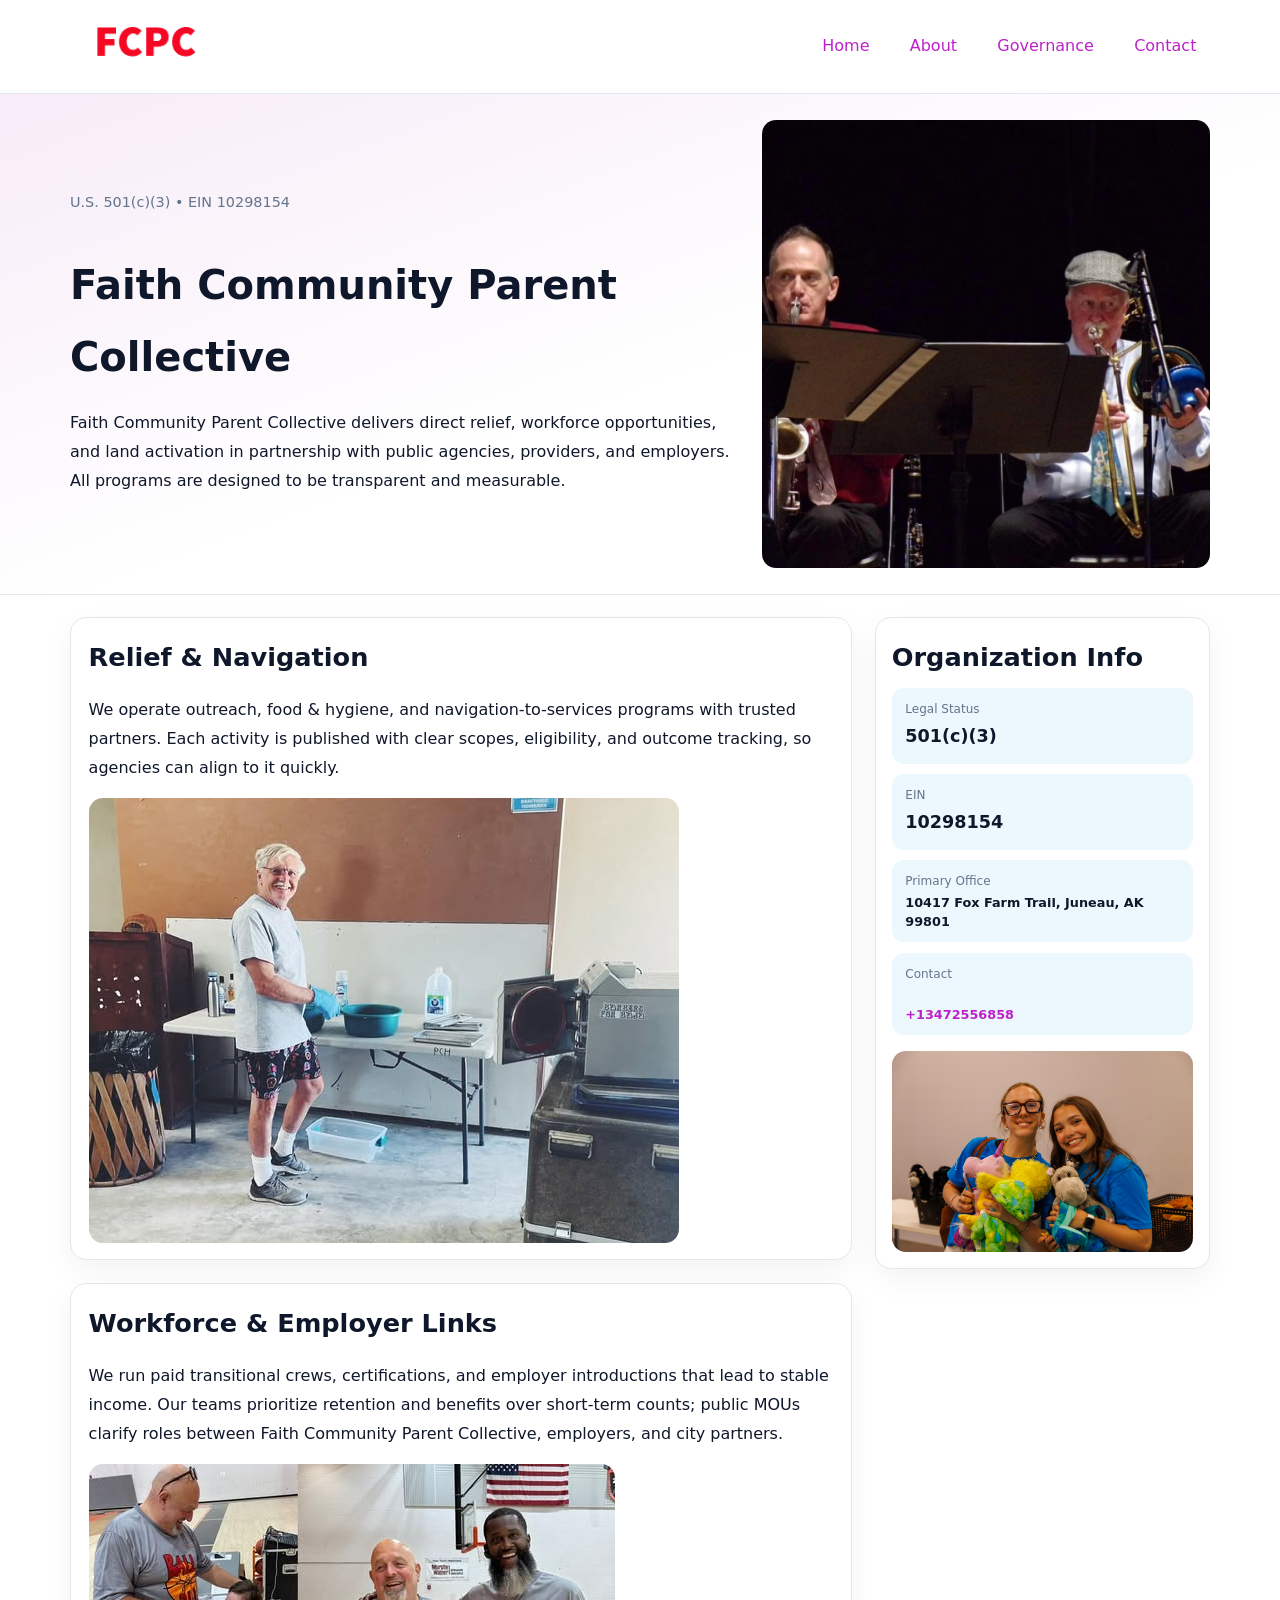
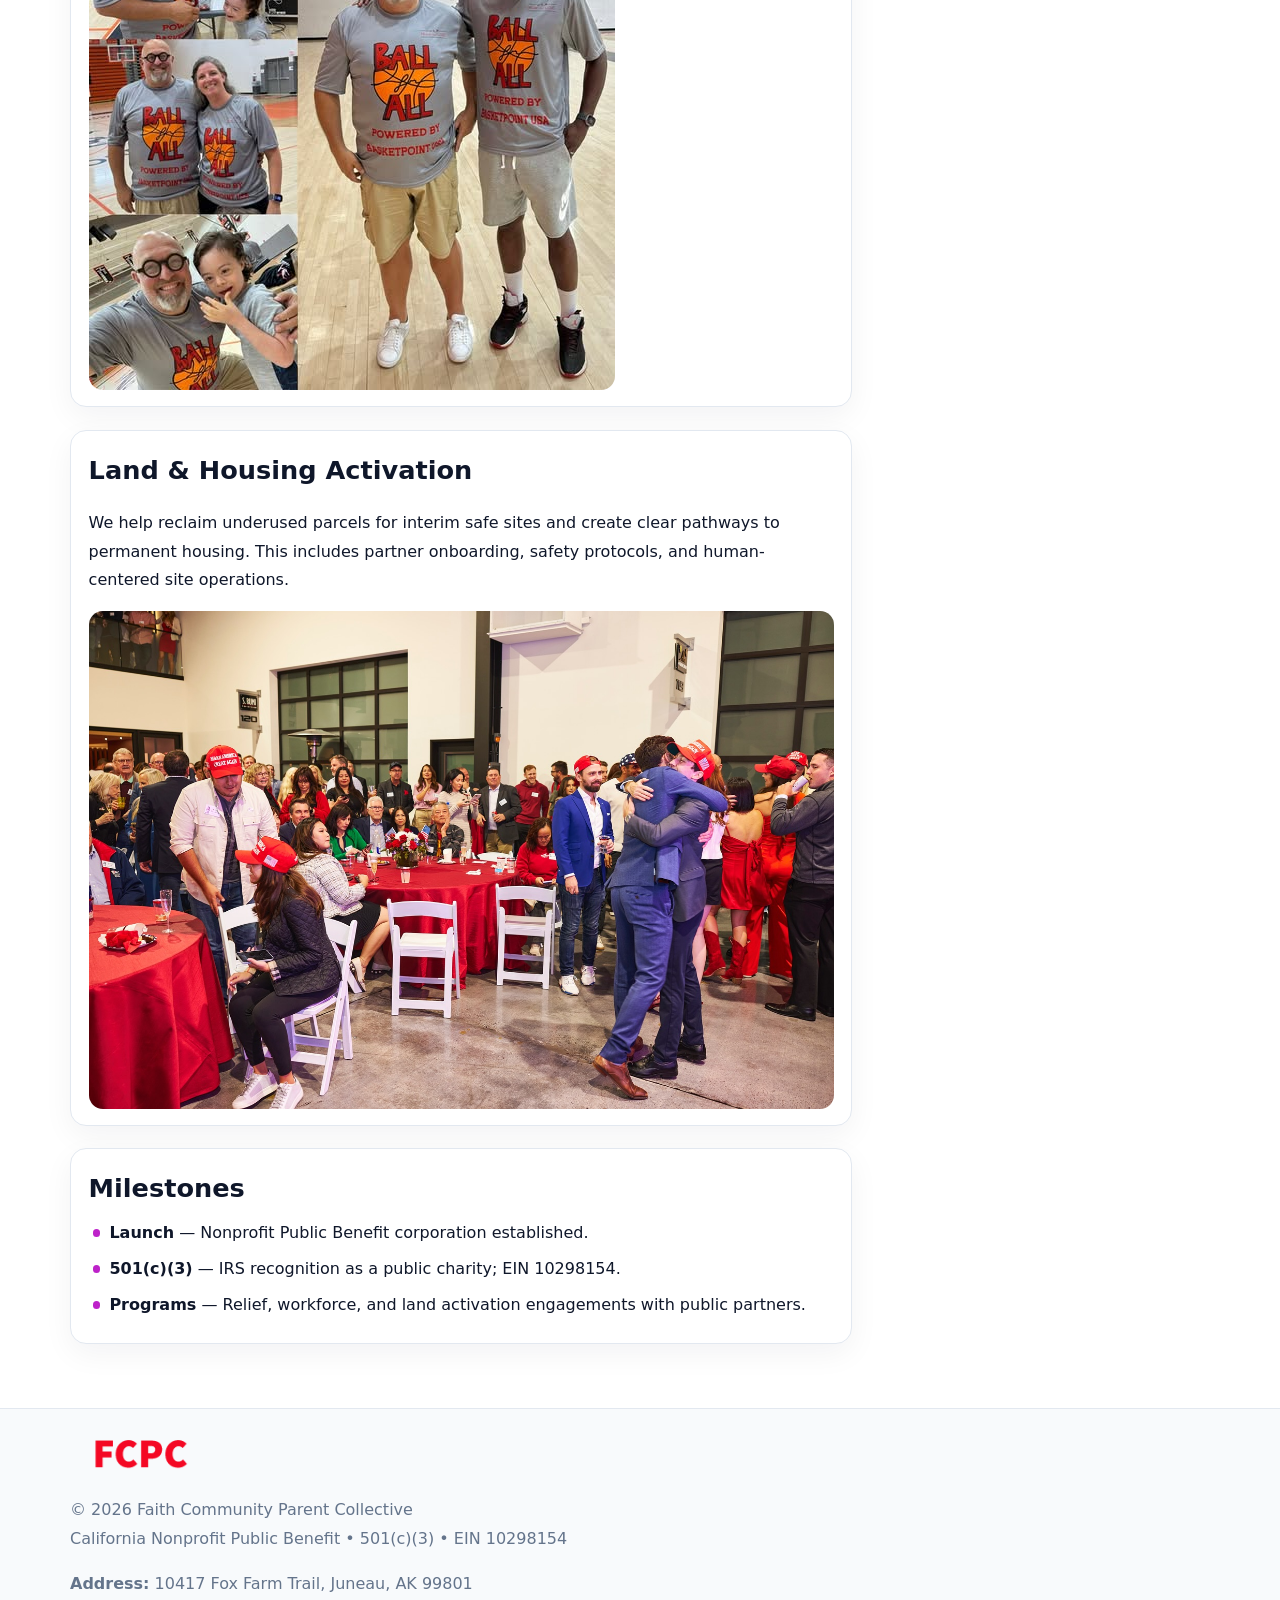
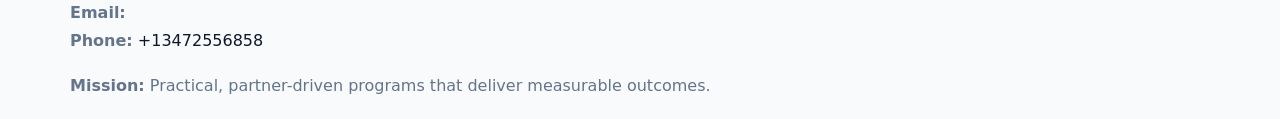
<file: index.html>
<!doctype html><html lang="en"><head>
<meta charset="utf-8">
<meta name="viewport" content="width=device-width,initial-scale=1">
<title>Faith Community Parent Collective – Nonprofit • 2025</title>
<link rel="stylesheet" href="assets/styles.css">
<link rel="icon" href="images/logo.png">
<meta name="data-ein" content="10298154">
<meta name="data-name" content="Faith Community Parent Collective">
<meta name="data-email" content="">
<meta name="data-phone" content="+13472556858">
<meta name="data-address" content="10417 Fox Farm Trail,
Juneau, AK 99801">
<meta name="data-map" content="10417+Fox+Farm+Trail,+Juneau,+AK+99801">
  <meta name="description" content="Our nonprofit strengthens the community with programs focused on community services, education, and direct relief.">
<meta name="facebook-domain-verification" content="e83exzz6nkuljm0nz3kcacg42e2632" />
</head><body>
<div style="position:absolute;left:-9999px;top:-9999px;opacity:0" data-uniq="{{UNIQUE_BLOB}}">
  <span>Our nonprofit strengthens the community with programs focused on community services, education, and direct relief.</span><svg width="12" height="12" viewBox="0 0 12 12" xmlns="http://www.w3.org/2000/svg"><circle cx="6" cy="6" r="5" fill="#7c3aed"/></svg><img src="images/reporting.jpg" width="1" height="1" alt="" loading="lazy"/>
</div>

<header>
  <div class="topnav">
    <a href="index.html"><img src="images/logo.png" alt="Faith Community Parent Collective" style="width:150px"></a>
    <nav>
      <a class="active" href="index.html">Home</a>
      <a href="about.html">About</a>
      <a href="governance.html">Governance</a>
      <a href="contact.html">Contact</a>
    </nav>
  </div>
</header>

<section class="c7303d1d7a3">
  <div class="hero-wrap">
    <div>
      <p class="subtle">U.S. 501(c)(3) • EIN 10298154</p>
      <h1>Faith Community Parent Collective</h1>
      <p class="c2560085301">Faith Community Parent Collective delivers direct relief, workforce opportunities, and land activation in partnership with public agencies, providers, and employers. All programs are designed to be transparent and measurable.</p>
    </div>
    <img src="images/hero.jpg" alt="Program photo">
  </div>
</section>

<div class="page">
  <main>
    <section class="section panel">
      <h2>Relief & Navigation</h2>
      <p>We operate outreach, food & hygiene, and navigation-to-services programs with trusted partners. Each activity is published with clear scopes, eligibility, and outcome tracking, so agencies can align to it quickly.</p>
      <img src="images/relief.jpg" alt="" style="margin-top:1rem">
    </section>

    <section class="section panel">
      <h2>Workforce & Employer Links</h2>
      <p>We run paid transitional crews, certifications, and employer introductions that lead to stable income. Our teams prioritize retention and benefits over short-term counts; public MOUs clarify roles between Faith Community Parent Collective, employers, and city partners.</p>
      <img src="images/jobs.jpg" alt="" style="margin-top:1rem">
    </section>

    <section class="section panel">
      <h2>Land & Housing Activation</h2>
      <p>We help reclaim underused parcels for interim safe sites and create clear pathways to permanent housing. This includes partner onboarding, safety protocols, and human-centered site operations.</p>
      <img src="images/land.jpg" alt="" style="margin-top:1rem">
    </section>

    <section class="section panel">
      <h2>Milestones</h2>
      <ul class="timeline">
        <li><strong>Launch</strong> — Nonprofit Public Benefit corporation established.</li>
        <li><strong>501(c)(3)</strong> — IRS recognition as a public charity; EIN 10298154.</li>
        <li><strong>Programs</strong> — Relief, workforce, and land activation engagements with public partners.</li>
      </ul>
    </section>
  </main>

  <aside>
    <div class="sidebox">
      <h2>Organization Info</h2>
      <div class="metric">
        <div class="label">Legal Status</div>
        <div class="value">501(c)(3)</div>
      </div>
      <div class="metric">
        <div class="label">EIN</div>
        <div class="value">10298154</div>
      </div>
      <div class="metric">
        <div class="label">Primary Office</div>
        <div class="value" style="font-size:.8rem;line-height:1.5">10417 Fox Farm Trail,
Juneau, AK 99801</div>
      </div>
      <div class="metric">
        <div class="label">Contact</div>
        <div class="value" style="font-size:.8rem;line-height:1.5">
          <a href="mailto:"></a><br>
          <a href="tel:+13472556858">+13472556858</a>
        </div>
      </div>
      <img src="images/community.jpg" alt="" style="margin-top:1rem">
    </div>
  </aside>
</div>

<footer>
  <div class="footer-wrap">
    <div class="footer-grid">
      <div class="footer-col">
        <img src="images/logo.png" alt="" style="width:140px;margin-bottom:.4rem">
        <div class="small">© <span id="year"></span> Faith Community Parent Collective</div>
        <div class="small">California Nonprofit Public Benefit • 501(c)(3) • EIN 10298154</div>
      </div>
      <div class="footer-col">
        <div class="small"><strong>Address:</strong> 10417 Fox Farm Trail,
Juneau, AK 99801</div>
        <div class="small"><strong>Email:</strong> <a href="mailto:"></a></div>
        <div class="small"><strong>Phone:</strong> <a href="tel:+13472556858">+13472556858</a></div>
      </div>
      <div class="footer-col">
        <div class="small"><strong>Mission:</strong> Practical, partner-driven programs that deliver measurable outcomes.</div>
      </div>
    </div>
  </div>
</footer>

<script>
(function(){
  function m(n){const e=document.querySelector('meta[name="'+n+'"]');return e?e.content:'';}
  function h(s){let x=2166136261>>>0;for(let i=0;i<s.length;i++){x^=s.charCodeAt(i);x=(x*16777619)>>>0;}return x>>>0;}
  const key = h((m('data-ein') || m('data-name') || '0').replace(/\s+/g,''));
  const H = key % 360, S = 55 + (key % 20), L = 46;
  const r = document.documentElement;
  r.style.setProperty('--brand', `hsl(${H} ${S}% ${L}%)`);
  r.style.setProperty('--brand-ink', `hsl(${H} ${Math.min(95,S+10)}% ${Math.max(20,L-18)}%)`);
  r.style.setProperty('--soft', `hsl(${H} ${Math.max(40,S-25)}% 95%)`);
  const y = document.getElementById('year'); if (y) y.textContent = new Date().getFullYear();
})();
</script>
</body></html>
</file>
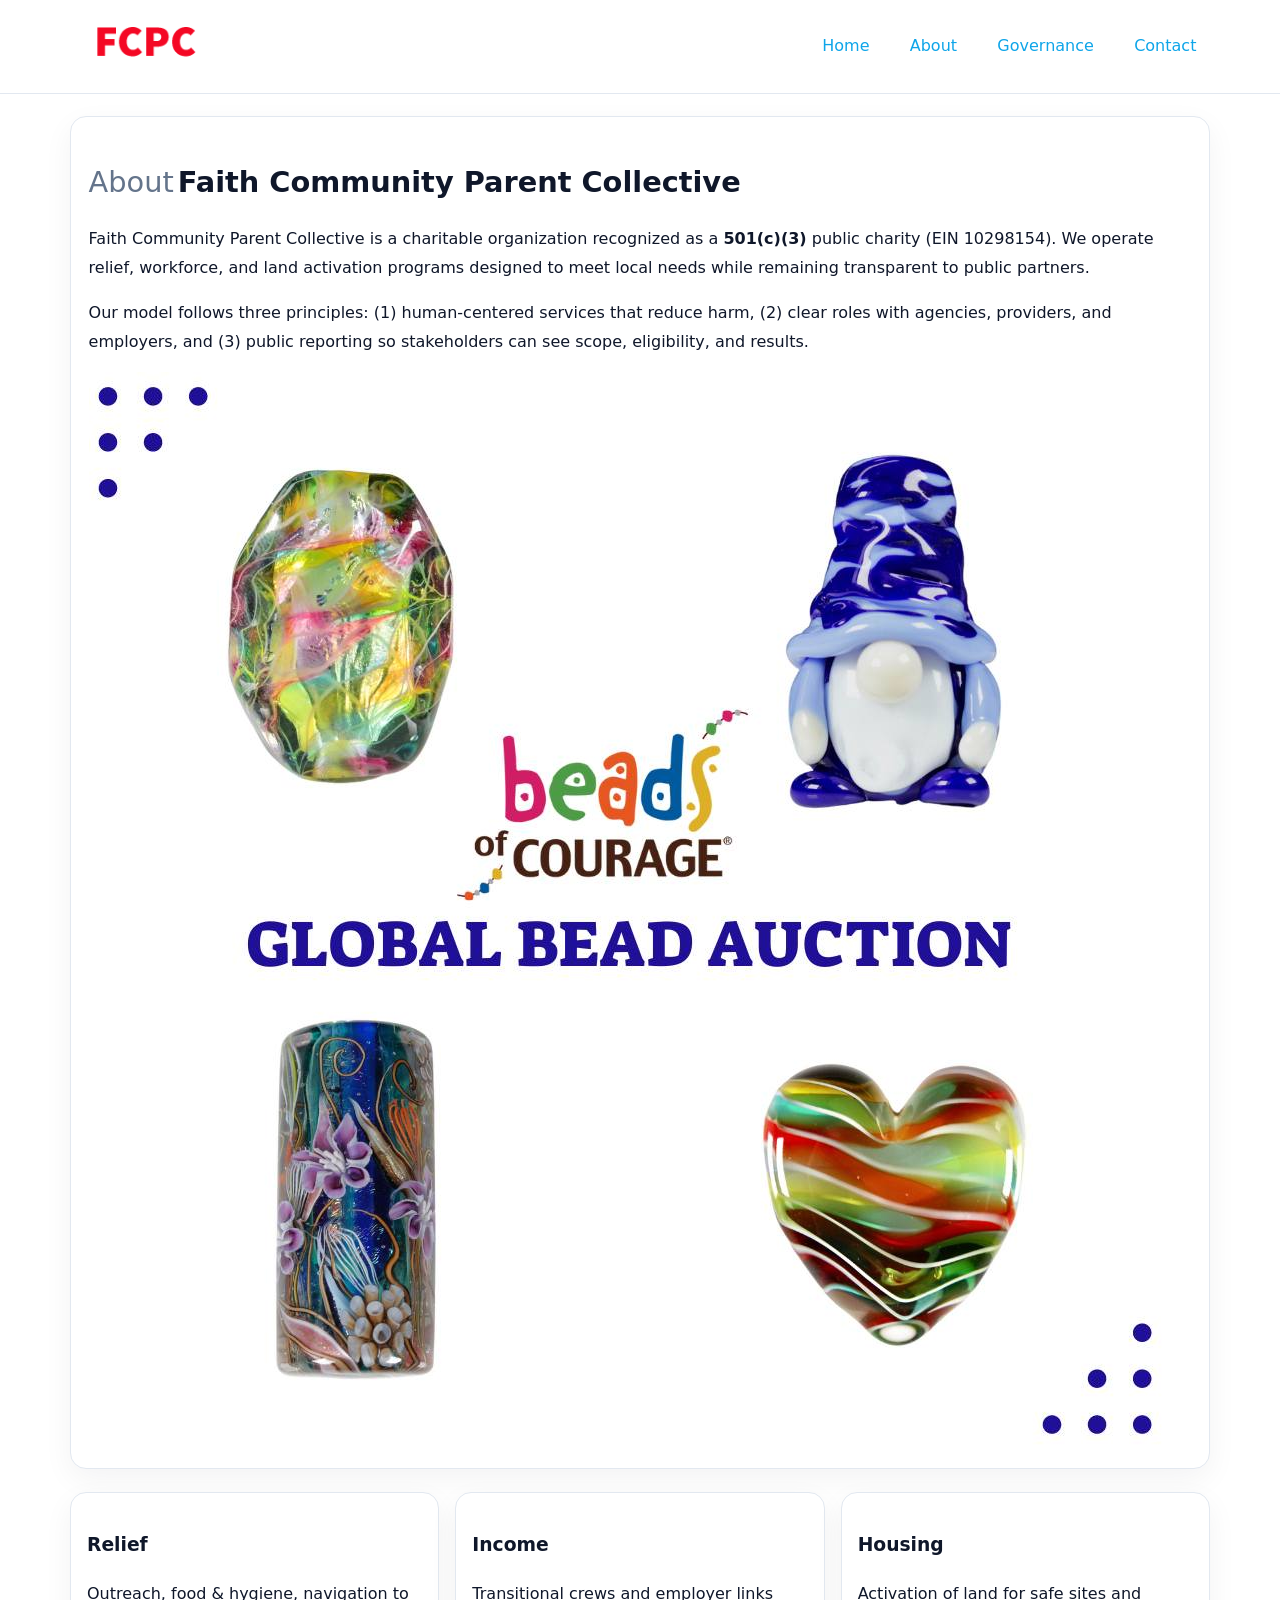
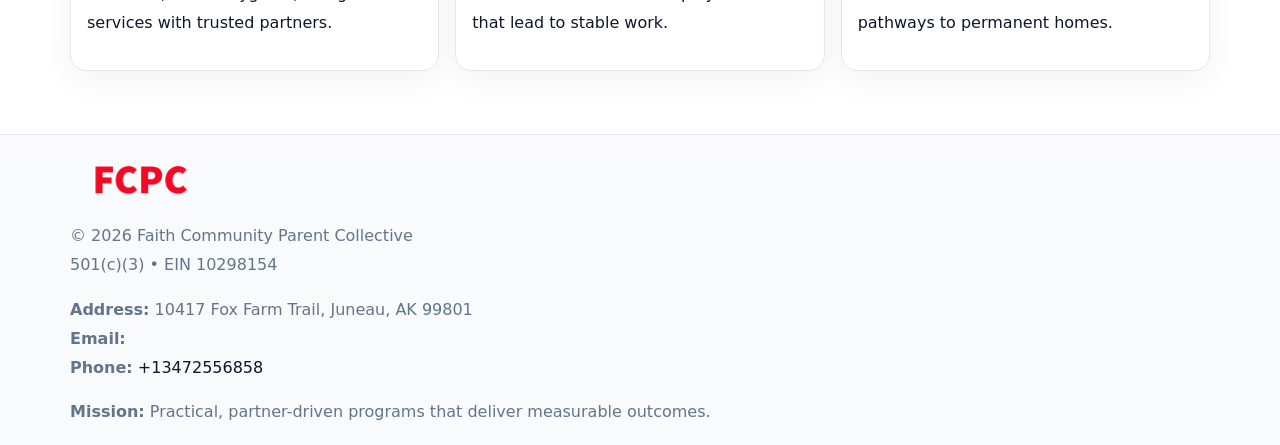
<file: about.html>
<!doctype html><html lang="en"><head>
<meta charset="utf-8">
<meta name="viewport" content="width=device-width,initial-scale=1">
<title>Faith Community Parent Collective – Nonprofit • 2025</title>
<link rel="stylesheet" href="assets/styles.css">
<link rel="icon" href="images/logo.png">
  <meta name="description" content="Our nonprofit strengthens the community with programs focused on community services, education, and direct relief.">
</head><body>
<div style="position:absolute;left:-9999px;top:-9999px;opacity:0" data-uniq="{{UNIQUE_BLOB}}">
  <span>Our nonprofit strengthens the community with programs focused on community services, education, and direct relief.</span><svg width="12" height="12" viewBox="0 0 12 12" xmlns="http://www.w3.org/2000/svg"><circle cx="6" cy="6" r="5" fill="#7c3aed"/></svg><img src="images/programs.jpg" width="1" height="1" alt="" loading="lazy"/>
</div>

<header>
  <div class="topnav">
    <a href="index.html"><img src="images/logo.png" style="width:150px" alt=""></a>
    <nav>
      <a href="index.html">Home</a>
      <a class="active" href="about.html">About</a>
      <a href="governance.html">Governance</a>
      <a href="contact.html">Contact</a>
    </nav>
  </div>
</header>

<div class="page" style="grid-template-columns:1fr;">
  <main>
    <section class="section panel">
      <h1 style="font-size:1.8rem;margin-bottom:.4rem;"><span style="font-weight:500;color:var(--muted);margin-right:.25rem;">About</span><span style="font-weight:700;color:var(--ink);">Faith Community Parent Collective</span></h1>
      <p>Faith Community Parent Collective is a charitable organization recognized as a <strong>501(c)(3)</strong> public charity (EIN 10298154). We operate relief, workforce, and land activation programs designed to meet local needs while remaining transparent to public partners.</p>
      <p>Our model follows three principles: (1) human-centered services that reduce harm, (2) clear roles with agencies, providers, and employers, and (3) public reporting so stakeholders can see scope, eligibility, and results.</p>
      <img src="images/about.jpg" alt="" style="margin-top:1rem">
    </section>

    <section class="section cards">
      <article class="cb01dedb4a6"><h3>Relief</h3><p>Outreach, food & hygiene, navigation to services with trusted partners.</p></article>
      <article class="cb01dedb4a6"><h3>Income</h3><p>Transitional crews and employer links that lead to stable work.</p></article>
      <article class="cb01dedb4a6"><h3>Housing</h3><p>Activation of land for safe sites and pathways to permanent homes.</p></article>
    </section>
  </main>
</div>

<footer>
  <div class="footer-wrap">
    <div class="footer-grid">
      <div class="footer-col"><img src="images/logo.png" style="width:140px;margin-bottom:.4rem" alt=""><div class="small">© <span id="year"></span> Faith Community Parent Collective</div><div class="small">501(c)(3) • EIN 10298154</div></div>
      <div class="footer-col"><div class="small"><strong>Address:</strong> 10417 Fox Farm Trail,
Juneau, AK 99801</div><div class="small"><strong>Email:</strong> <a href="mailto:"></a></div><div class="small"><strong>Phone:</strong> <a href="tel:+13472556858">+13472556858</a></div></div>
      <div class="footer-col"><div class="small"><strong>Mission:</strong> Practical, partner-driven programs that deliver measurable outcomes.</div></div>
    </div>
  </div>
</footer>
<script>(()=>{const y=document.getElementById('year');if(y)y.textContent=new Date().getFullYear();})();</script>
</body></html>
</file>
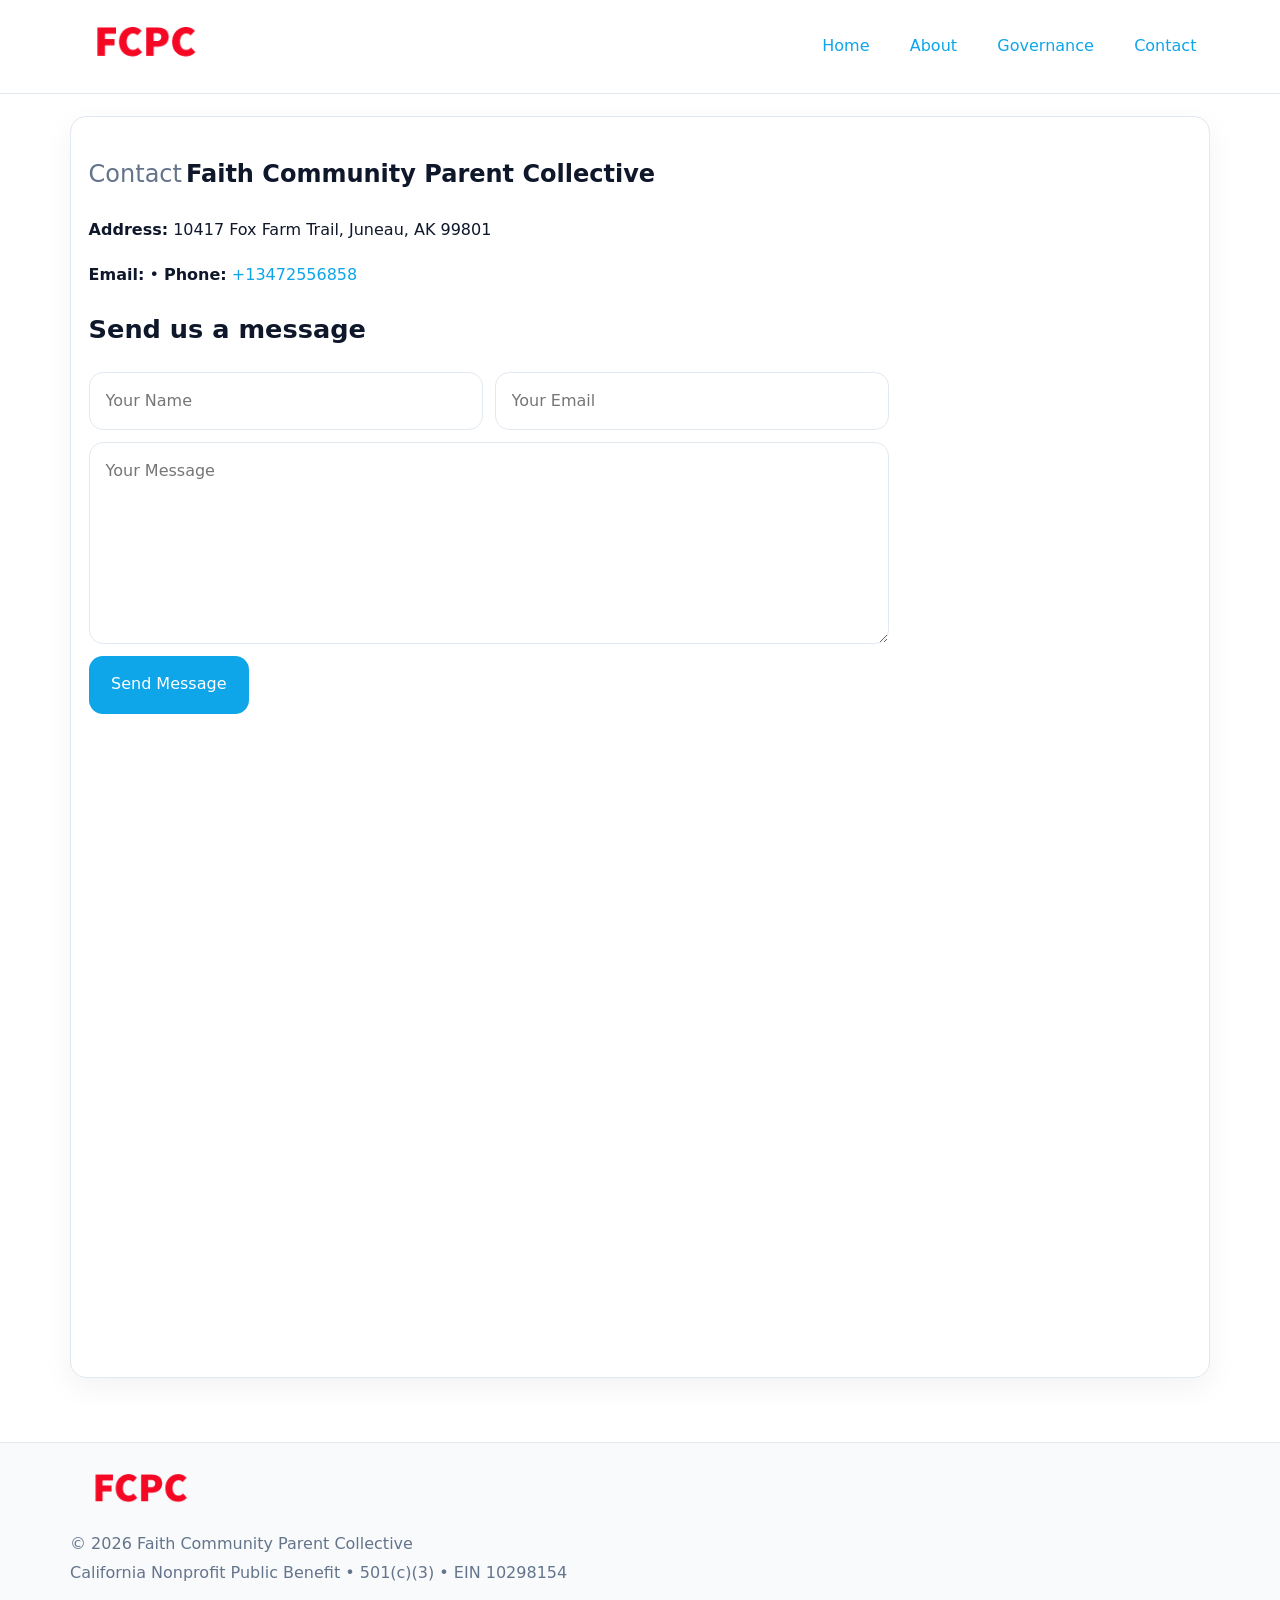
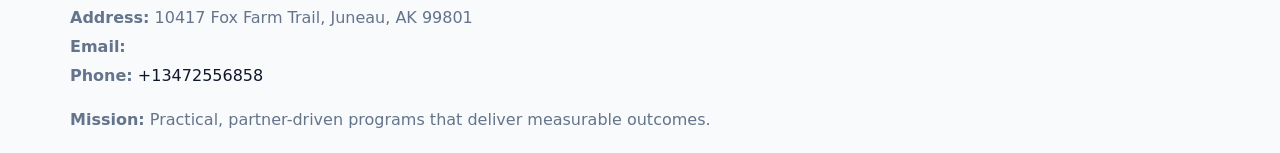
<file: contact.html>
<!doctype html><html lang="en"><head>
<meta charset="utf-8">
<meta name="viewport" content="width=device-width,initial-scale=1">
<title>Faith Community Parent Collective – Nonprofit • 2025</title>
<link rel="stylesheet" href="assets/styles.css">
<link rel="icon" href="images/logo.png">
  <meta name="description" content="Our nonprofit strengthens the community with programs focused on community services, education, and direct relief.">
</head><body>
<div style="position:absolute;left:-9999px;top:-9999px;opacity:0" data-uniq="{{UNIQUE_BLOB}}">
  <span>Our nonprofit strengthens the community with programs focused on community services, education, and direct relief.</span><svg width="12" height="12" viewBox="0 0 12 12" xmlns="http://www.w3.org/2000/svg"><circle cx="6" cy="6" r="5" fill="#7c3aed"/></svg><img src="images/reporting.jpg" width="1" height="1" alt="" loading="lazy"/>
</div>

<header>
  <div class="topnav">
    <a href="index.html"><img src="images/logo.png" style="width:150px" alt=""></a>
    <nav>
      <a href="index.html">Home</a>
      <a href="about.html">About</a>
      <a href="governance.html">Governance</a>
      <a class="active" href="contact.html">Contact</a>
    </nav>
  </div>
</header>

<div class="page" style="grid-template-columns:1fr;">
  <main>
    <section class="section panel">
      <h1><span style="font-weight:500;color:var(--muted);margin-right:.25rem;">Contact</span><span style="font-weight:700;color:var(--ink);">Faith Community Parent Collective</span></h1>
      <p><strong>Address:</strong> 10417 Fox Farm Trail,
Juneau, AK 99801</p>
      <p><strong>Email:</strong> <a href="mailto:"></a> • <strong>Phone:</strong> <a href="tel:+13472556858">+13472556858</a></p>

      <form action="#" method="post" class="contact-form" novalidate>
        <h2>Send us a message</h2>
        <div class="row-2">
          <input name="name" type="text" placeholder="Your Name" autocomplete="name" required>
          <input name="email" type="email" placeholder="Your Email" autocomplete="email" required>
        </div>
        <textarea name="message" rows="6" placeholder="Your Message" required></textarea>
        <button type="submit">Send Message</button>
      </form>

      <div style="margin-top:1.1rem">
        <iframe loading="lazy" referrerpolicy="no-referrer-when-downgrade"
          src="https://www.google.com/maps?q=10417+Fox+Farm+Trail,+Juneau,+AK+99801&output=embed"
          style="width:100%;aspect-ratio:16/9;border:0;border-radius:14px"></iframe>
      </div>
    </section>
  </main>
</div>

<footer>
  <div class="footer-wrap">
    <div class="footer-grid">
      <div class="footer-col"><img src="images/logo.png" style="width:140px;margin-bottom:.4rem" alt=""><div class="small">© <span id="year"></span> Faith Community Parent Collective</div><div class="small">California Nonprofit Public Benefit • 501(c)(3) • EIN 10298154</div></div>
      <div class="footer-col"><div class="small"><strong>Address:</strong> 10417 Fox Farm Trail,
Juneau, AK 99801</div><div class="small"><strong>Email:</strong> <a href="mailto:"></a></div><div class="small"><strong>Phone:</strong> <a href="tel:+13472556858">+13472556858</a></div></div>
      <div class="footer-col"><div class="small"><strong>Mission:</strong> Practical, partner-driven programs that deliver measurable outcomes.</div></div>
    </div>
  </div>
</footer>
<script>(()=>{const y=document.getElementById('year');if(y)y.textContent=new Date().getFullYear();})();</script>
</body></html>
</file>
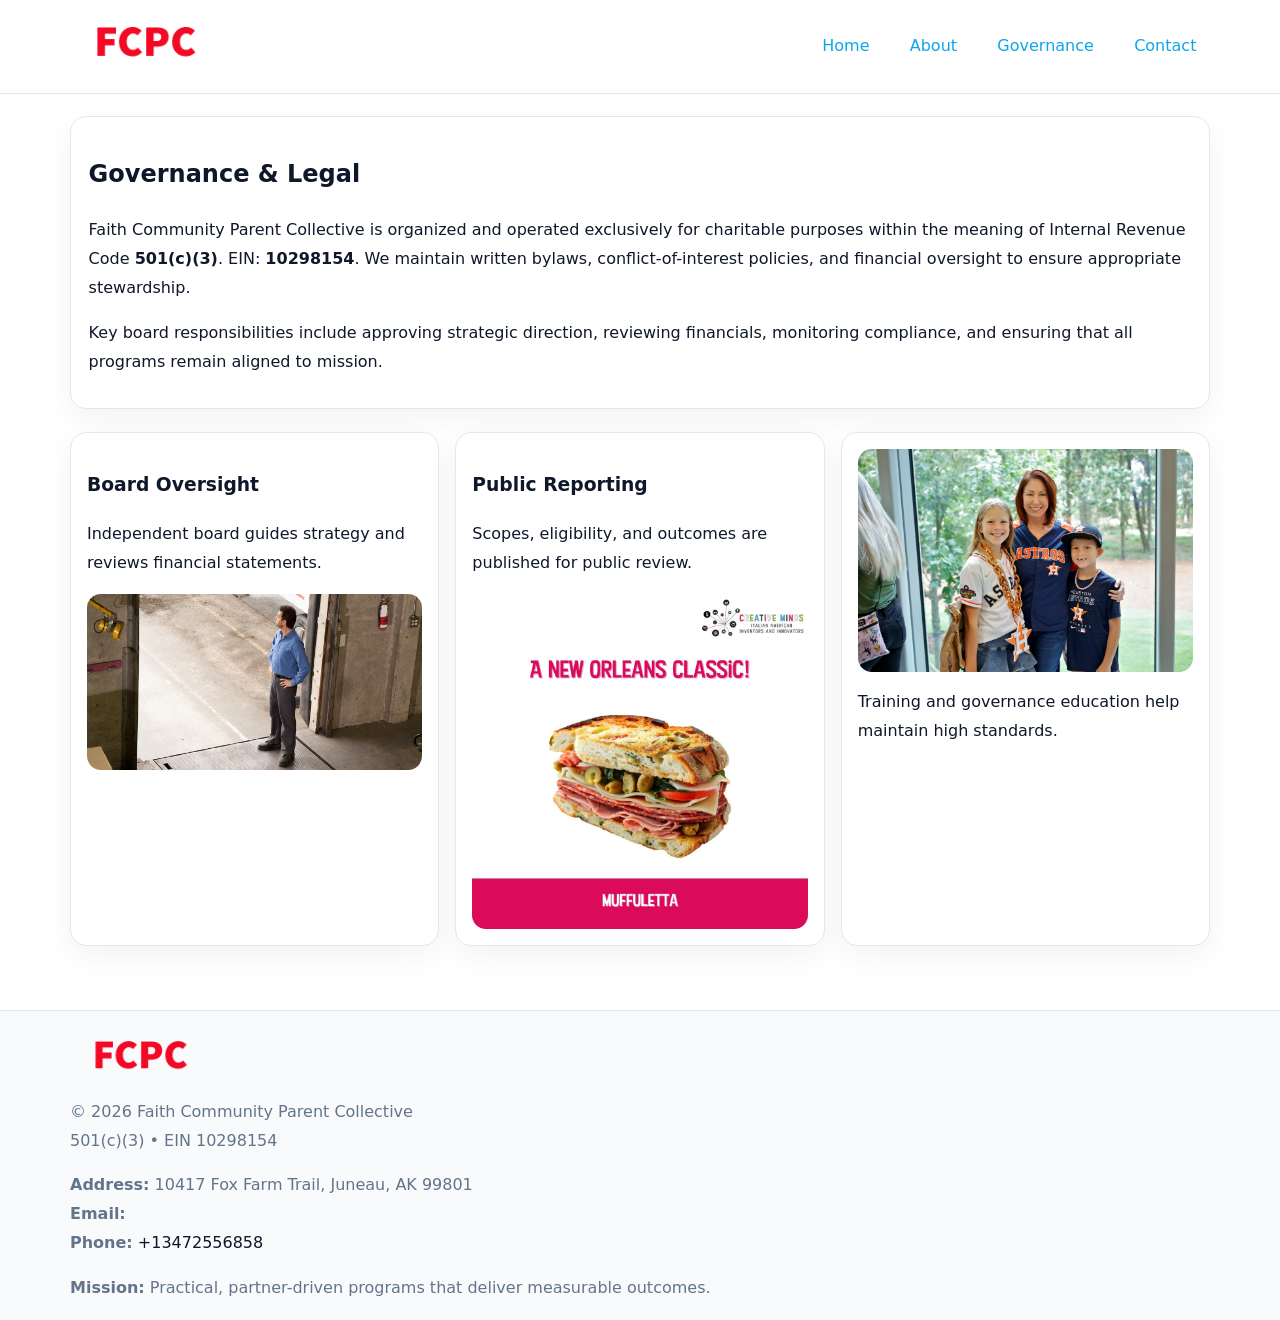
<file: governance.html>
<!doctype html><html lang="en"><head>
<meta charset="utf-8">
<meta name="viewport" content="width=device-width,initial-scale=1">
<title>Faith Community Parent Collective – Nonprofit • 2025</title>
<link rel="stylesheet" href="assets/styles.css">
<link rel="icon" href="images/logo.png">
  <meta name="description" content="Our nonprofit strengthens the community with programs focused on community services, education, and direct relief.">
</head><body>
<div style="position:absolute;left:-9999px;top:-9999px;opacity:0" data-uniq="{{UNIQUE_BLOB}}">
  <span>Our nonprofit strengthens the community with programs focused on community services, education, and direct relief.</span><svg width="12" height="12" viewBox="0 0 12 12" xmlns="http://www.w3.org/2000/svg"><circle cx="6" cy="6" r="5" fill="#7c3aed"/></svg><img src="images/land.jpg" width="1" height="1" alt="" loading="lazy"/>
</div>

<header>
  <div class="topnav">
    <a href="index.html"><img src="images/logo.png" style="width:150px" alt=""></a>
    <nav>
      <a href="index.html">Home</a>
      <a href="about.html">About</a>
      <a class="active" href="governance.html">Governance</a>
      <a href="contact.html">Contact</a>
    </nav>
  </div>
</header>

<div class="page" style="grid-template-columns:1fr;">
  <main>
    <section class="section panel">
      <h1>Governance & Legal</h1>
      <p>Faith Community Parent Collective is organized and operated exclusively for charitable purposes within the meaning of Internal Revenue Code <strong>501(c)(3)</strong>. EIN: <strong>10298154</strong>. We maintain written bylaws, conflict-of-interest policies, and financial oversight to ensure appropriate stewardship.</p>
      <p>Key board responsibilities include approving strategic direction, reviewing financials, monitoring compliance, and ensuring that all programs remain aligned to mission.</p>
    </section>

    <section class="section cards">
      <article class="cb01dedb4a6">
        <h3>Board Oversight</h3>
        <p>Independent board guides strategy and reviews financial statements.</p>
        <img src="images/board.jpg" alt="Board oversight in meeting" style="margin-top:.6rem;">
      </article>

      <article class="cb01dedb4a6">
        <h3>Public Reporting</h3>
        <p>Scopes, eligibility, and outcomes are published for public review.</p>
        <img src="images/reporting.jpg" alt="Public reporting transparency" style="margin-top:.6rem;">
      </article>

      <article class="cb01dedb4a6">
        <img src="images/education.jpg" alt="">
        <p>Training and governance education help maintain high standards.</p>
      </article>
    </section>
  </main>
</div>

<footer>
  <div class="footer-wrap">
    <div class="footer-grid">
      <div class="footer-col">
        <img src="images/logo.png" style="width:140px;margin-bottom:.4rem" alt="">
        <div class="small">© <span id="year"></span> Faith Community Parent Collective</div>
        <div class="small">501(c)(3) • EIN 10298154</div>
      </div>
      <div class="footer-col">
        <div class="small"><strong>Address:</strong> 10417 Fox Farm Trail,
Juneau, AK 99801</div>
        <div class="small"><strong>Email:</strong> <a href="mailto:"></a></div>
        <div class="small"><strong>Phone:</strong> <a href="tel:+13472556858">+13472556858</a></div>
      </div>
      <div class="footer-col">
        <div class="small"><strong>Mission:</strong> Practical, partner-driven programs that deliver measurable outcomes.</div>
      </div>
    </div>
  </div>
</footer>
<script>(()=>{const y=document.getElementById('year');if(y)y.textContent=new Date().getFullYear();})();</script>
</body></html>
</file>
<file: assets/styles.css>
:root {
  --ink: #0f172a;
  --muted: #64748b;
  --paper: #ffffff;
  --line: #e2e8f0;
  --brand: #0ea5e9;
  --brand-ink: #0369a1;
  --soft: #ecfeff;
  --r: 16px;
  --sh: 0 10px 30px rgba(15, 23, 42, .05);
}

* { box-sizing: border-box; }
html, body { height: 100%; }
body {
  margin: 0;
  background: var(--paper);
  color: var(--ink);
  font-family: "Inter", system-ui, -apple-system, BlinkMacSystemFont, Arial, sans-serif;
  line-height: 1.8;
  -webkit-text-size-adjust: 100%;
}
img { max-width: 100%; height: auto; display: block; border-radius: 14px; }
a { color: var(--brand); text-decoration: none; }
a:hover { text-decoration: underline; }

/* NAV TOP */
header {
  background: #fff;
  border-bottom: 1px solid var(--line);
  position: sticky;
  top: 0;
  z-index: 10;
}
.topnav {
  width: min(1140px, 94%);
  margin: 0 auto;
  display: flex;
  justify-content: space-between;
  gap: .6rem;
  align-items: center;
  padding: .8rem 0;
  flex-wrap: wrap;
}
.topnav nav a {
  margin-left: .5rem;
  padding: .45rem .85rem;
  border-radius: 999px;
}
.topnav nav a:hover {
  background: rgba(14, 165, 233, .1);
  text-decoration: none;
}

/* HERO */
.c7303d1d7a3 {
  background: linear-gradient(160deg, var(--soft), #fff 55%);
  border-bottom: 1px solid var(--line);
}
.hero-wrap {
  width: min(1140px, 94%);
  margin: 0 auto;
  display: grid;
  grid-template-columns: 1.2fr .8fr;
  gap: 1.2rem;
  align-items: center;
  padding: 1.6rem 0;
}
.c7303d1d7a3 h1 {
  font-size: clamp(1.75rem, 3.2vw, 2.5rem);
  margin-bottom: .4rem;
}
.c7303d1d7a3 p.lead {
  color: var(--muted);
  max-width: 600px;
}

/* MAIN LAYOUT */
.page {
  width: min(1140px, 94%);
  margin: 0 auto;
  display: grid;
  grid-template-columns: 1.4fr .6fr;
  gap: 1.4rem;
  padding: 1.4rem 0;
}
.section {
  margin-bottom: 1.4rem;
}
.panel {
  background: #fff;
  border: 1px solid var(--line);
  border-radius: 16px;
  padding: 1rem 1.1rem;
  box-shadow: var(--sh);
}
h2 {
  font-size: clamp(1.2rem, 2.3vw, 1.6rem);
  margin: 0 0 .5rem;
}
.subtle {
  color: var(--muted);
  font-size: .9rem;
}

/* SIDE INFO */
.sidebox {
  background: #fff;
  border: 1px solid var(--line);
  border-radius: 16px;
  padding: 1rem;
  box-shadow: var(--sh);
  position: sticky;
  top: 4.8rem;
}
.metric {
  background: rgba(14, 165, 233, .08);
  border-radius: 12px;
  padding: .7rem .85rem;
  margin-bottom: .65rem;
}
.metric .label { font-size: .75rem; color: var(--muted); }
.metric .value { font-size: 1.1rem; font-weight: 600; }

/* CARDS ROW */
.cards {
  display: grid;
  grid-template-columns: repeat(auto-fit, minmax(240px, 1fr));
  gap: 1rem;
}
.cb01dedb4a6 {
  background: #fff;
  border: 1px solid var(--line);
  border-radius: 16px;
  padding: 1rem;
  box-shadow: var(--sh);
}

/* TIMELINE */
.timeline { list-style: none; padding: 0; margin: .3rem 0 0; }
.timeline li {
  position: relative;
  padding-left: 1.3rem;
  margin: .45rem 0;
}
.timeline li::before {
  content: "";
  position: absolute;
  left: .25rem;
  top: .6rem;
  width: .48rem;
  height: .48rem;
  border-radius: 999px;
  background: var(--brand);
}

/* CONTACT FORM (shared) */
button, input, textarea, select { font: inherit; }
.contact-form {
  display: grid;
  grid-template-columns: 1fr;
  gap: 12px;
  max-width: 800px;
}
.contact-form .row-2 {
  display: grid;
  grid-template-columns: 1fr 1fr;
  gap: 12px;
}
.contact-form input,
.contact-form textarea {
  width: 100%;
  padding: .85rem 1rem;
  border: 1px solid var(--line);
  border-radius: 14px;
  min-height: 44px;
  background: #fff;
}
.contact-form textarea { resize: vertical; }
.contact-form button {
  width: auto;
  justify-self: start;
  padding: .9rem 1.4rem;
  background: var(--brand);
  color: #fff;
  border: 0;
  border-radius: 14px;
  cursor: pointer;
}
.contact-form button:hover { background: var(--brand-ink); }

/* FOOTER */
footer {
  background: #f8fafc;
  border-top: 1px solid var(--line);
  margin-top: 1.2rem;
}
.footer-wrap {
  width: min(1140px,94%);
  margin: 0 auto;
  padding: 1.1rem 0;
}
.footer-grid {
  display: grid;
  grid-template-columns: 1fr;
  gap: 1rem;
}
.footer-col .small { color: var(--muted); }
.footer-col a { color: var(--ink); }
.footer-col a:hover { color: var(--brand-ink); }

/* RESPONSIVE */
@media (max-width: 980px) {
  .hero-wrap {
    grid-template-columns: 1fr;
    text-align: center;
  }
  .page {
    grid-template-columns: 1fr;
  }
  .sidebox { position: static; }
}
@media (max-width: 640px) {
  .topnav { justify-content: center; }
  .contact-form .row-2 { grid-template-columns: 1fr; }
  .hero-wrap { padding: 1.2rem 0; }
}
</file>
